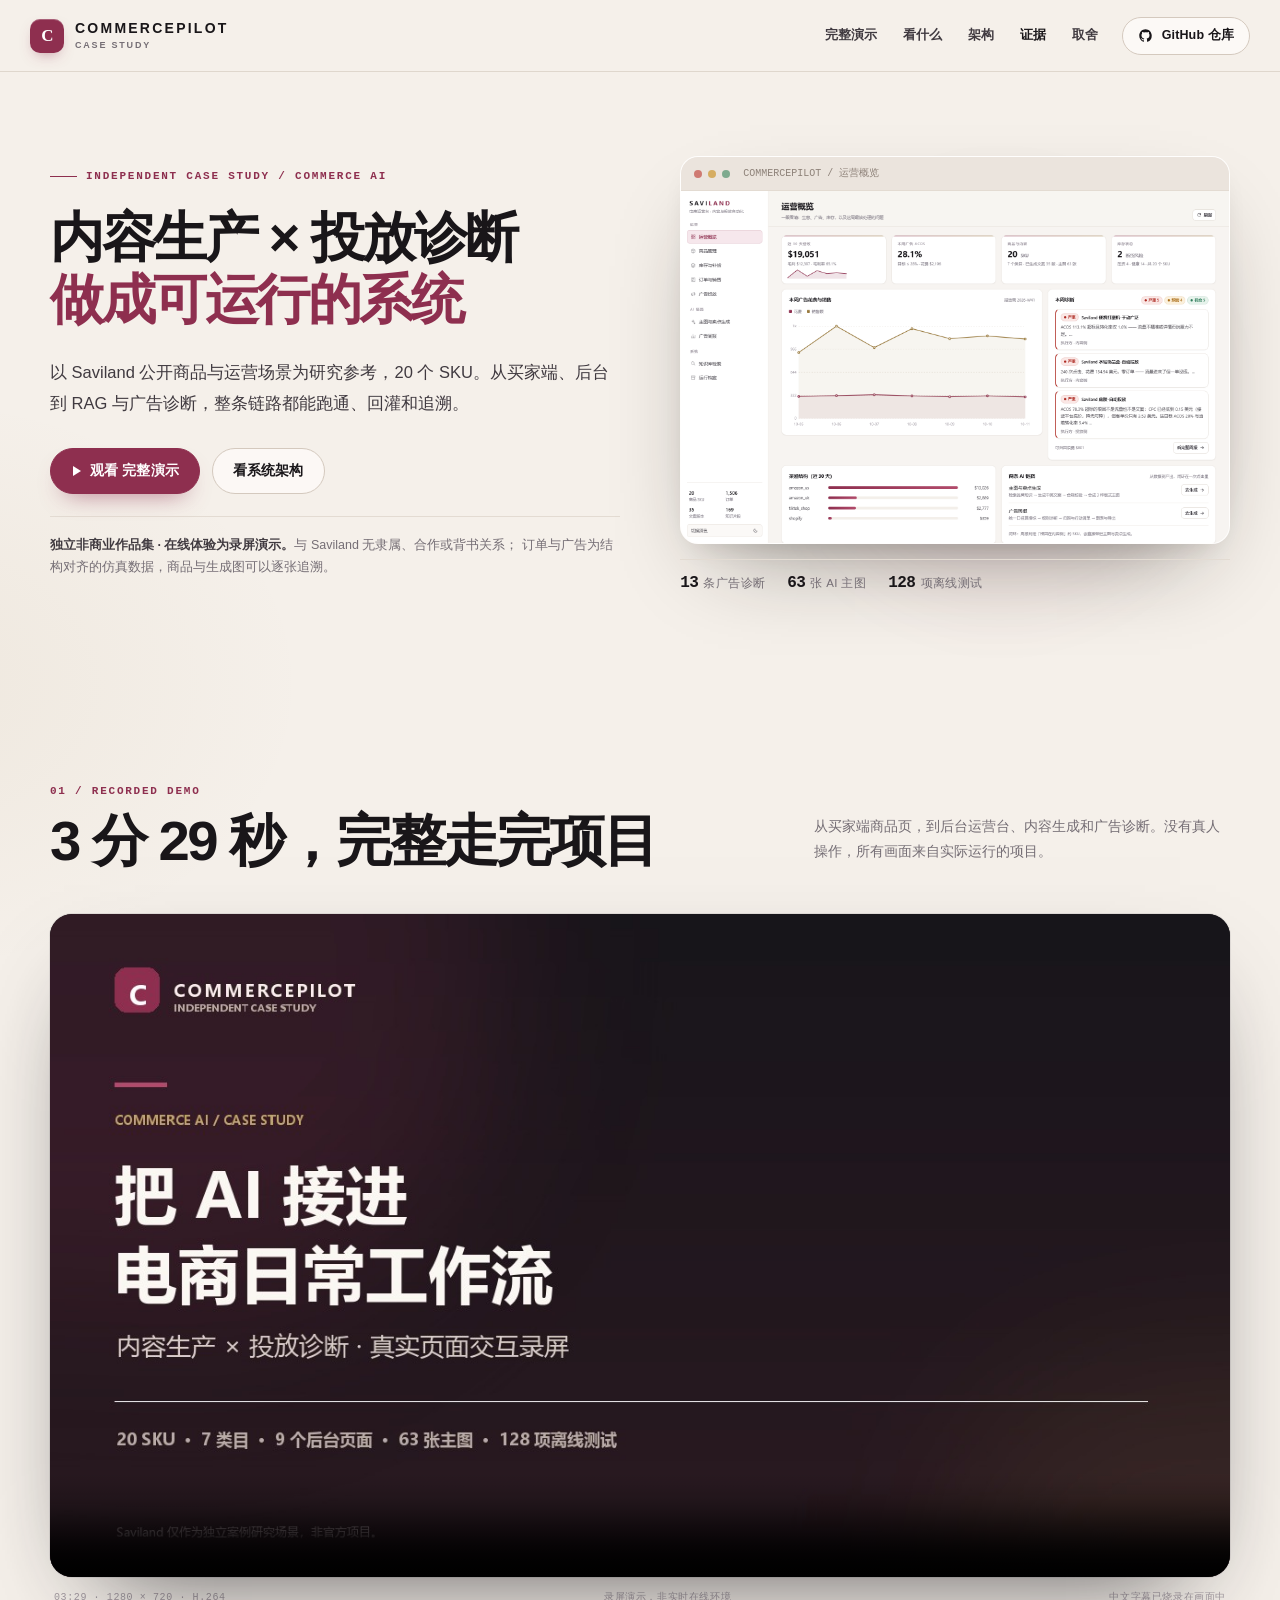
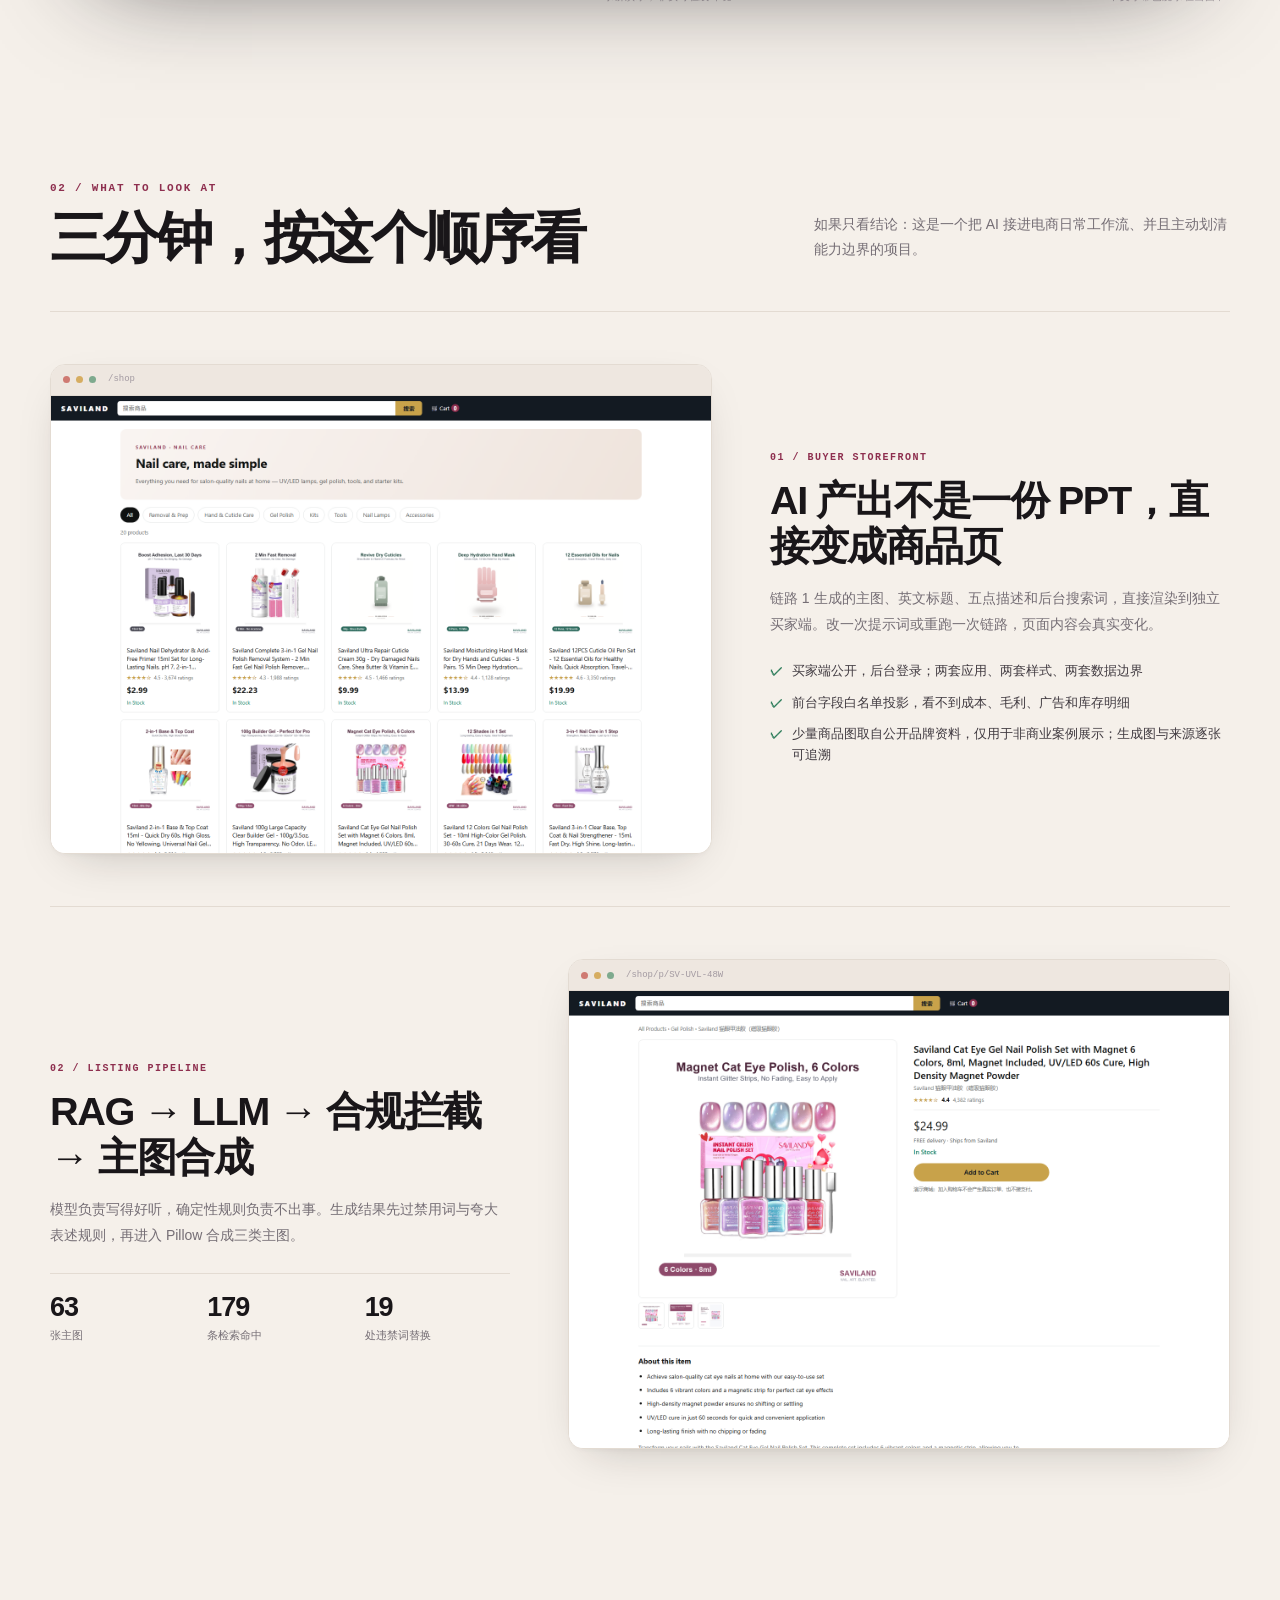
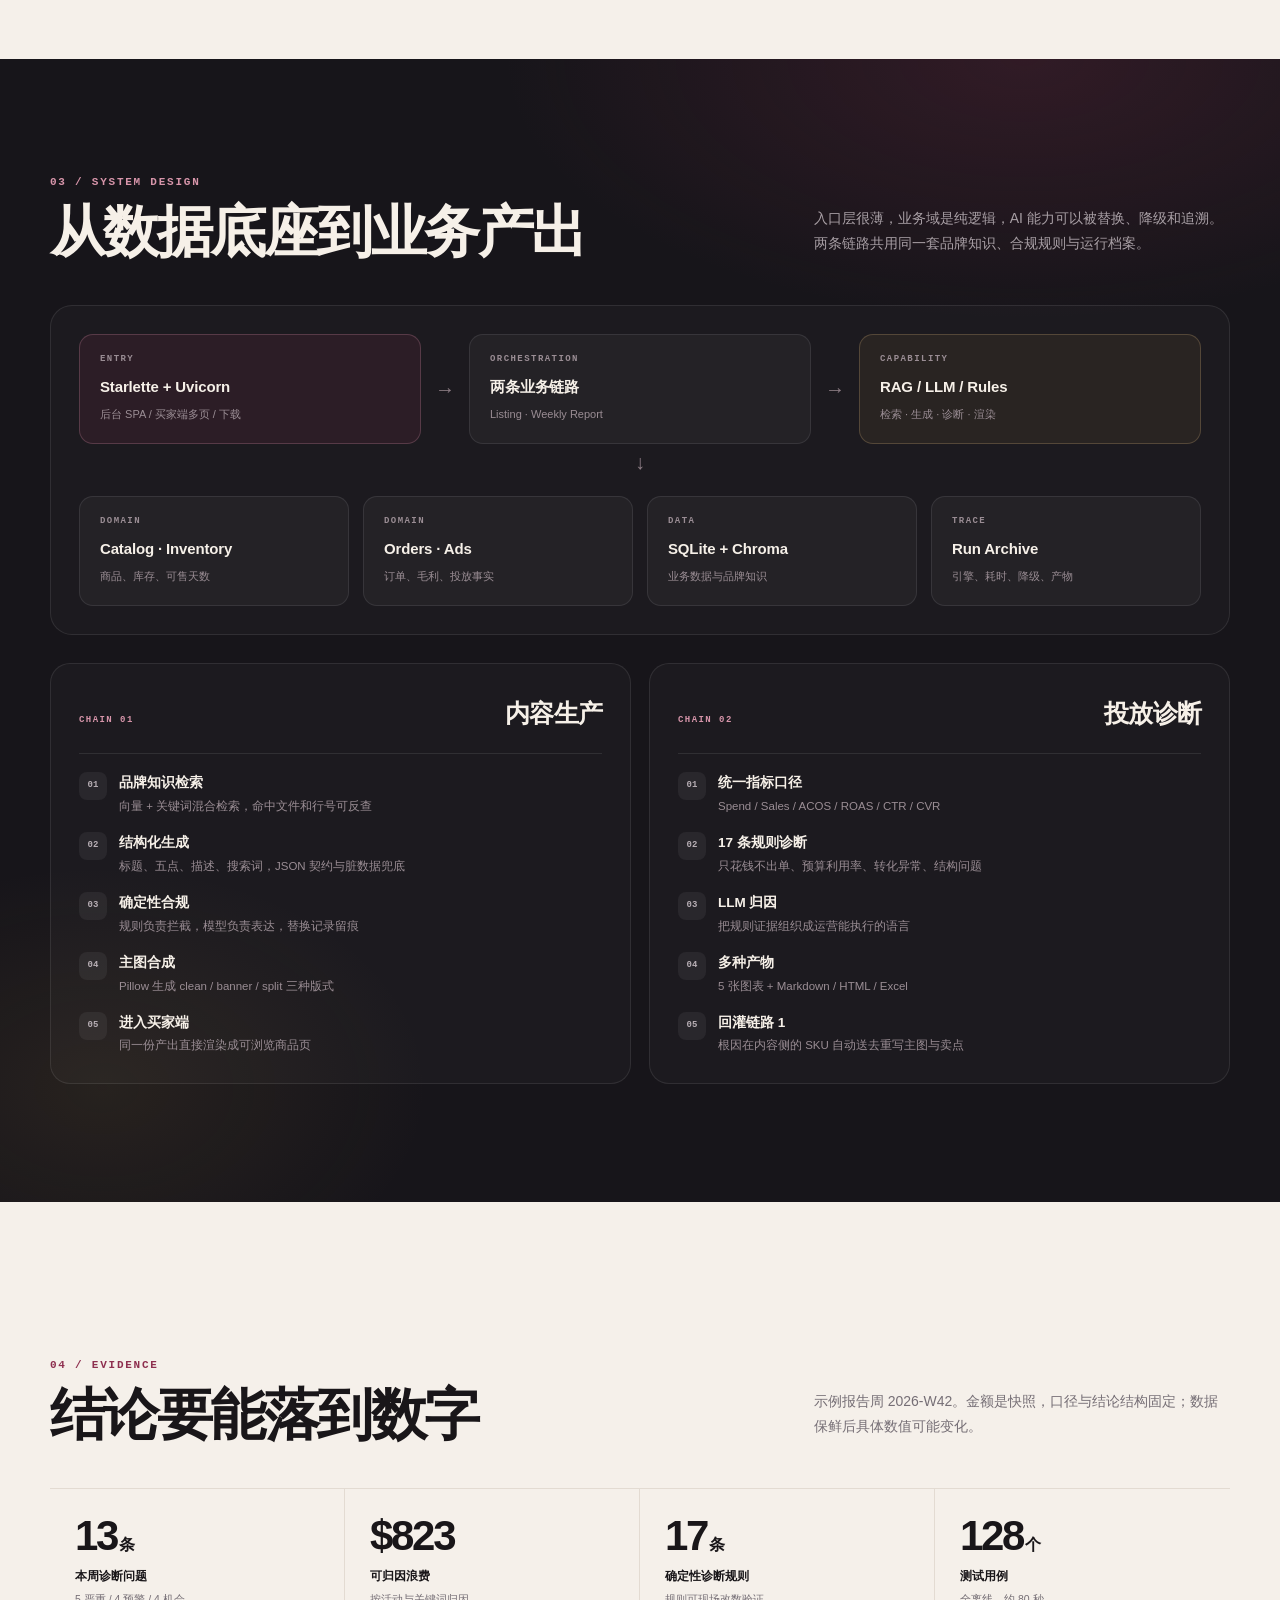
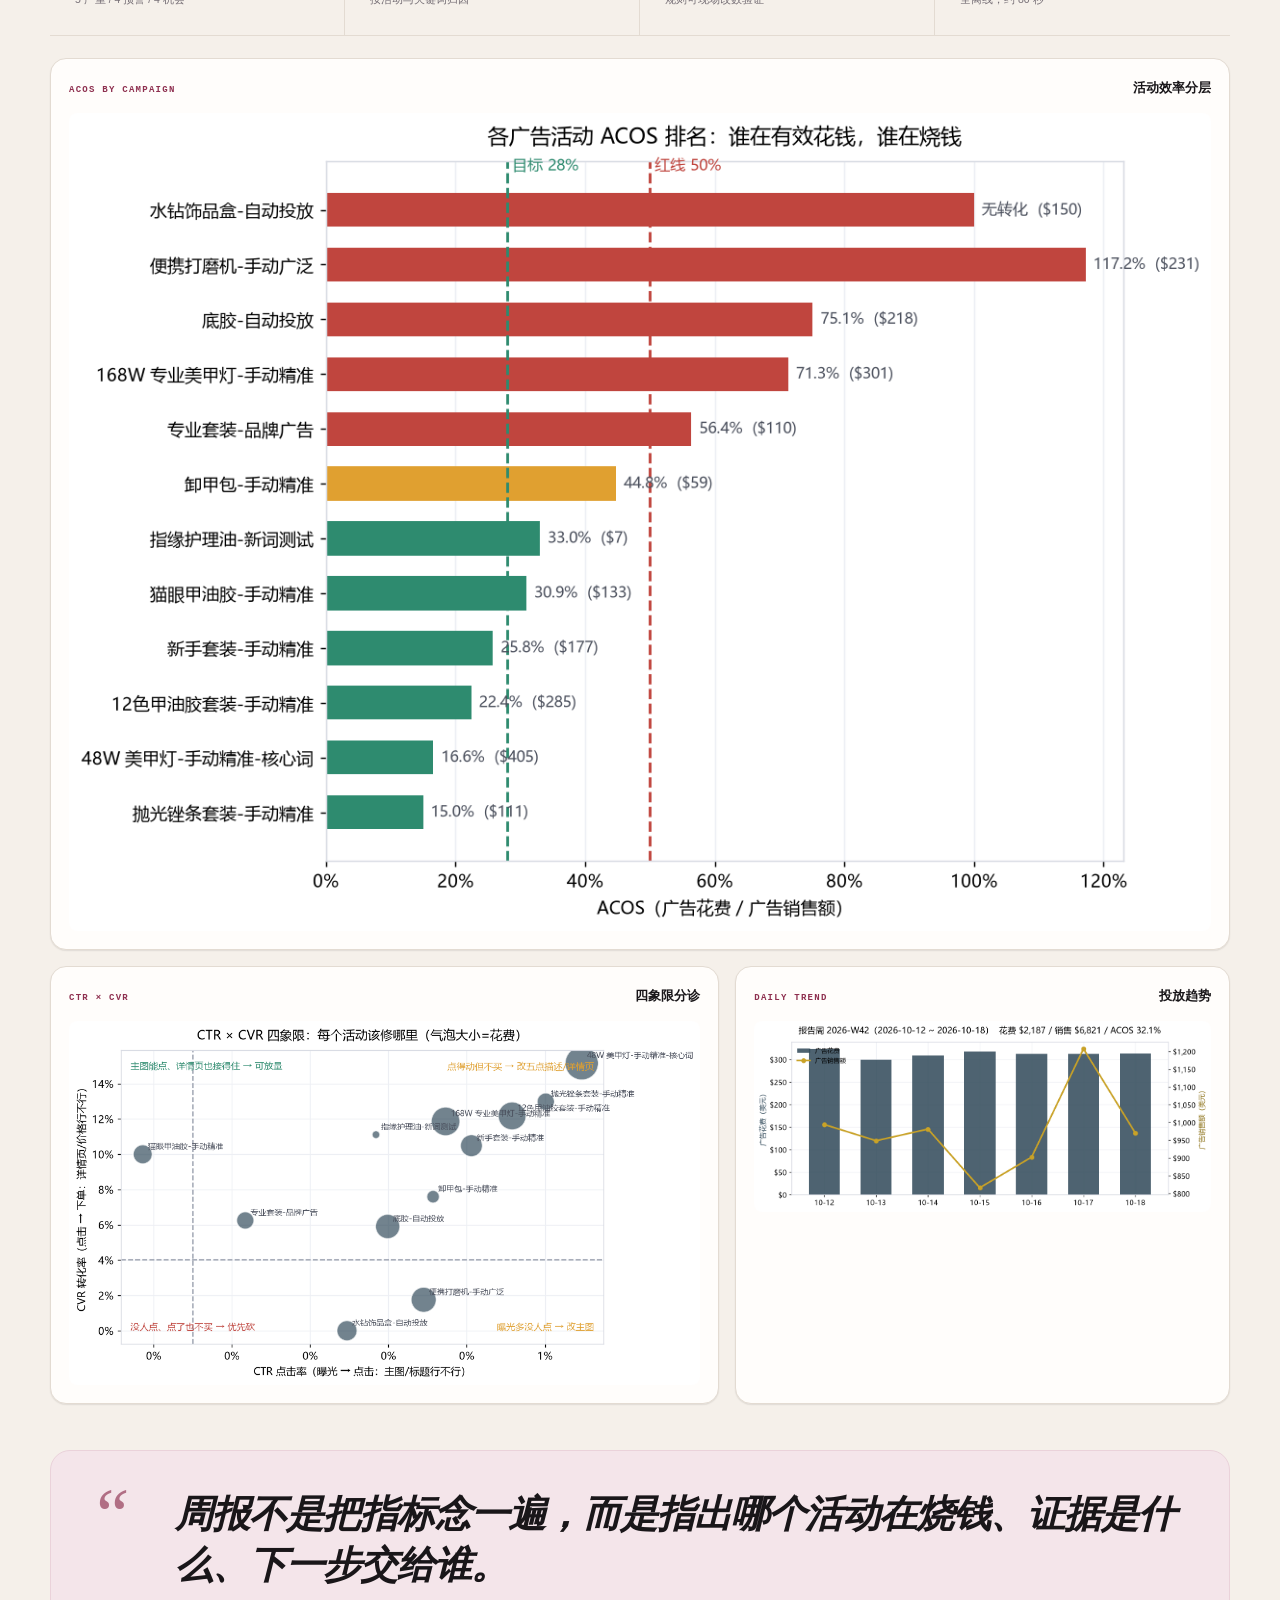
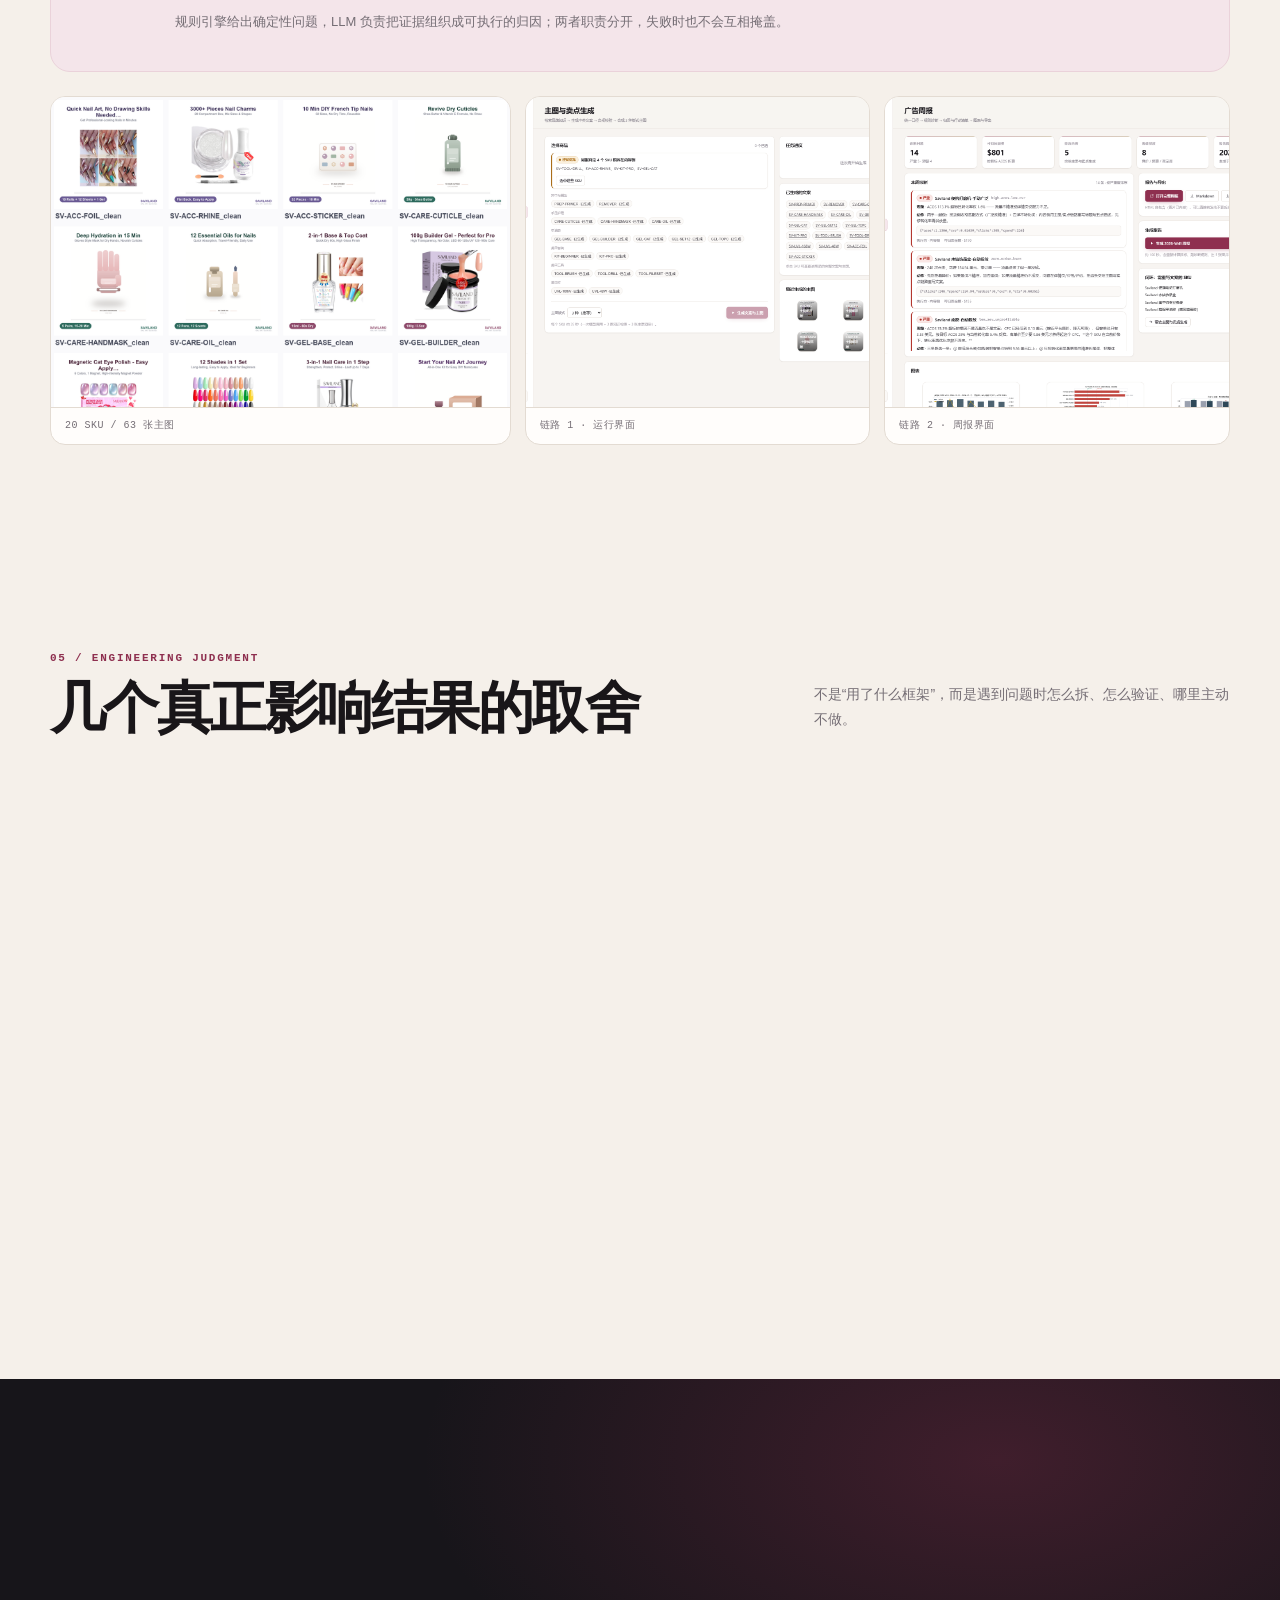
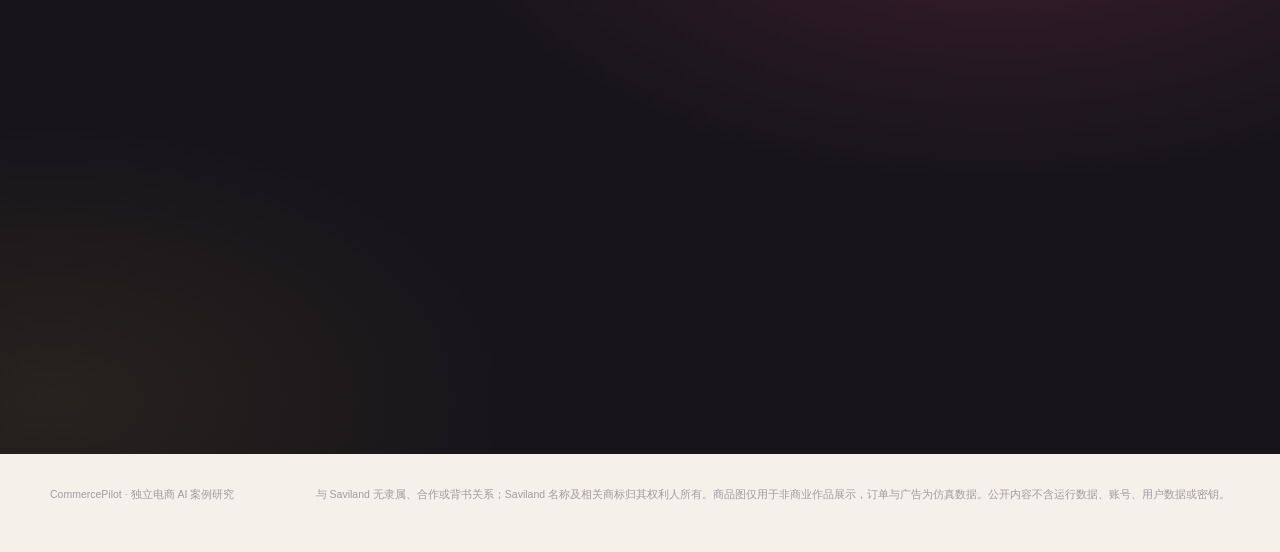
<file: index.html>
<!DOCTYPE html>
<html lang="zh-CN">
<head>
<meta charset="utf-8">
<meta name="viewport" content="width=device-width, initial-scale=1">
<title>CommercePilot · 电商 AI 案例研究</title>
<meta name="description" content="CommercePilot：独立电商 AI 案例研究。以 Saviland 公开商品与运营场景为参考，展示内容生产、广告诊断与可追溯的业务闭环。">
<meta name="theme-color" content="#17151a">
<meta property="og:title" content="CommercePilot · 电商 AI 案例研究">
<meta property="og:description" content="独立非商业作品集：内容生产 × 投放诊断，展示两条可追溯的电商 AI 工作流。">
<meta property="og:image" content="images/ui_overview.png">
<link rel="icon" href="data:image/svg+xml,<svg xmlns='http://www.w3.org/2000/svg' viewBox='0 0 100 100'><rect width='100' height='100' rx='22' fill='%238E2F4F'/><text x='50' y='68' font-size='56' font-family='Segoe UI,sans-serif' font-weight='700' fill='%23fff' text-anchor='middle'>C</text></svg>">
<link rel="stylesheet" href="showcase.css">
</head>
<body>
<a class="skip-link" href="#main">跳到主要内容</a>

<header class="site-header">
  <a class="brand" href="#top" aria-label="回到顶部">
    <span class="brand-mark">C</span>
    <span class="brand-text">COMMERCEPILOT <small>CASE STUDY</small></span>
  </a>
  <nav class="site-nav" aria-label="页面导航">
    <a href="#demo">完整演示</a>
    <a href="#walkthrough">看什么</a>
    <a href="#architecture">架构</a>
    <a href="#evidence">证据</a>
    <a href="#engineering">取舍</a>
  </nav>
  <a class="btn btn-small btn-ghost" data-github href="#" aria-disabled="true" aria-label="打开作品集仓库">
    <svg viewBox="0 0 24 24" aria-hidden="true"><path d="M12 2C6.48 2 2 6.58 2 12.23c0 4.52 2.87 8.35 6.84 9.71.5.1.68-.22.68-.49 0-.24-.01-1.04-.01-1.89-2.78.62-3.37-1.21-3.37-1.21-.45-1.18-1.11-1.5-1.11-1.5-.91-.64.07-.62.07-.62 1 .07 1.53 1.05 1.53 1.05.89 1.56 2.34 1.11 2.91.85.09-.66.35-1.11.63-1.36-2.22-.26-4.56-1.14-4.56-5.07 0-1.12.39-2.03 1.03-2.75-.1-.26-.45-1.3.1-2.71 0 0 .84-.28 2.75 1.05a9.3 9.3 0 0 1 2.5-.34c.85 0 1.71.12 2.5.34 1.91-1.33 2.75-1.05 2.75-1.05.55 1.41.2 2.45.1 2.71.64.72 1.03 1.63 1.03 2.75 0 3.94-2.34 4.81-4.57 5.06.36.32.68.94.68 1.9 0 1.37-.01 2.47-.01 2.81 0 .27.18.59.69.49A10.25 10.25 0 0 0 22 12.23C22 6.58 17.52 2 12 2Z"/></svg>
    GitHub 仓库
  </a>
</header>

<main id="main">
<section class="hero" id="top">
  <div class="hero-glow" aria-hidden="true"></div>
  <div class="hero-copy reveal">
    <div class="eyebrow"><span></span> INDEPENDENT CASE STUDY / COMMERCE AI</div>
    <h1>内容生产 × 投放诊断<br><span>做成可运行的系统</span></h1>
    <p class="hero-lede">
      以 Saviland 公开商品与运营场景为研究参考，20 个 SKU。从买家端、后台到 RAG
      与广告诊断，整条链路都能跑通、回灌和追溯。
    </p>
    <div class="hero-actions">
      <a class="btn btn-primary" href="#demo">
        <span class="play-dot"></span> 观看 完整演示
      </a>
      <a class="btn" href="#architecture">看系统架构</a>
    </div>
    <p class="hero-note">
      <strong>独立非商业作品集 · 在线体验为录屏演示。</strong>与 Saviland 无隶属、合作或背书关系；
      订单与广告为结构对齐的仿真数据，商品与生成图可以逐张追溯。
    </p>
  </div>

  <div class="hero-visual reveal" aria-label="运营概览界面截图">
    <div class="window-frame window-main">
      <div class="window-bar"><i></i><i></i><i></i><span>COMMERCEPILOT / 运营概览</span></div>
      <img src="images/ui_overview.png" alt="CommercePilot 案例中的电商运营概览界面">
    </div>
    <div class="hero-caption">
      <span><b>13</b> 条广告诊断</span>
      <span><b>63</b> 张 AI 主图</span>
      <span><b>128</b> 项离线测试</span>
    </div>
  </div>
</section>
<section class="section video-section" id="demo">
  <div class="section-head reveal">
    <div>
      <div class="section-kicker">01 / RECORDED DEMO</div>
      <h2>3 分 29 秒，完整走完项目</h2>
    </div>
    <p>从买家端商品页，到后台运营台、内容生成和广告诊断。没有真人操作，所有画面来自实际运行的项目。</p>
  </div>
  <div class="video-shell reveal">
    <video controls preload="metadata" poster="media/demo-poster.jpg" playsinline>
      <source src="media/demo.mp4" type="video/mp4">
      你的浏览器不支持 HTML5 视频。
    </video>
  </div>
  <div class="video-foot reveal">
    <span>03:29 · 1280 × 720 · H.264</span>
    <span>录屏演示，非实时在线环境</span>
    <span>中文字幕已烧录在画面中</span>
  </div>
</section>

<section class="section walkthrough" id="walkthrough">
  <div class="section-head reveal">
    <div>
      <div class="section-kicker">02 / WHAT TO LOOK AT</div>
      <h2>三分钟，按这个顺序看</h2>
    </div>
    <p>如果只看结论：这是一个把 AI 接进电商日常工作流、并且主动划清能力边界的项目。</p>
  </div>

  <article class="case-card reveal">
    <div class="case-media">
      <div class="browser-shell"><div class="browser-top"><i></i><i></i><i></i><span>/shop</span></div>
        <img src="images/shop_home.png" alt="CommercePilot 案例中的买家端商城首页"></div>
    </div>
    <div class="case-copy">
      <div class="case-index">01 / BUYER STOREFRONT</div>
      <h3>AI 产出不是一份 PPT，直接变成商品页</h3>
      <p>链路 1 生成的主图、英文标题、五点描述和后台搜索词，直接渲染到独立买家端。改一次提示词或重跑一次链路，页面内容会真实变化。</p>
      <ul class="check-list">
        <li>买家端公开，后台登录；两套应用、两套样式、两套数据边界</li>
        <li>前台字段白名单投影，看不到成本、毛利、广告和库存明细</li>
        <li>少量商品图取自公开品牌资料，仅用于非商业案例展示；生成图与来源逐张可追溯</li>
      </ul>
    </div>
  </article>

  <article class="case-card reverse reveal">
    <div class="case-media">
      <div class="browser-shell"><div class="browser-top"><i></i><i></i><i></i><span>/shop/p/SV-UVL-48W</span></div>
        <img src="images/shop_detail.png" alt="AI 生成的商品详情页"></div>
    </div>
    <div class="case-copy">
      <div class="case-index">02 / LISTING PIPELINE</div>
      <h3>RAG → LLM → 合规拦截 → 主图合成</h3>
      <p>模型负责写得好听，确定性规则负责不出事。生成结果先过禁用词与夸大表述规则，再进入 Pillow 合成三类主图。</p>
      <div class="mini-metric-row">
        <div><strong>63</strong><span>张主图</span></div>
        <div><strong>179</strong><span>条检索命中</span></div>
        <div><strong>19</strong><span>处违禁词替换</span></div>
      </div>
    </div>
  </article>
</section>
<section class="section dark architecture" id="architecture">
  <div class="section-head reveal">
    <div>
      <div class="section-kicker">03 / SYSTEM DESIGN</div>
      <h2>从数据底座到业务产出</h2>
    </div>
    <p>入口层很薄，业务域是纯逻辑，AI 能力可以被替换、降级和追溯。两条链路共用同一套品牌知识、合规规则与运行档案。</p>
  </div>

  <div class="arch-board reveal">
    <div class="arch-row arch-row-top">
      <div class="arch-node node-entry"><small>ENTRY</small><b>Starlette + Uvicorn</b><span>后台 SPA / 买家端多页 / 下载</span></div>
      <div class="arch-arrow" aria-hidden="true">→</div>
      <div class="arch-node node-pipe"><small>ORCHESTRATION</small><b>两条业务链路</b><span>Listing · Weekly Report</span></div>
      <div class="arch-arrow" aria-hidden="true">→</div>
      <div class="arch-node node-ai"><small>CAPABILITY</small><b>RAG / LLM / Rules</b><span>检索 · 生成 · 诊断 · 渲染</span></div>
    </div>
    <div class="arch-down" aria-hidden="true">↓</div>
    <div class="arch-row arch-row-bottom">
      <div class="arch-node"><small>DOMAIN</small><b>Catalog · Inventory</b><span>商品、库存、可售天数</span></div>
      <div class="arch-node"><small>DOMAIN</small><b>Orders · Ads</b><span>订单、毛利、投放事实</span></div>
      <div class="arch-node"><small>DATA</small><b>SQLite + Chroma</b><span>业务数据与品牌知识</span></div>
      <div class="arch-node"><small>TRACE</small><b>Run Archive</b><span>引擎、耗时、降级、产物</span></div>
    </div>
  </div>

  <div class="flow-grid">
    <article class="flow-card reveal">
      <div class="flow-head"><span>CHAIN 01</span><h3>内容生产</h3></div>
      <ol class="flow-steps">
        <li><i>01</i><div><b>品牌知识检索</b><span>向量 + 关键词混合检索，命中文件和行号可反查</span></div></li>
        <li><i>02</i><div><b>结构化生成</b><span>标题、五点、描述、搜索词，JSON 契约与脏数据兜底</span></div></li>
        <li><i>03</i><div><b>确定性合规</b><span>规则负责拦截，模型负责表达，替换记录留痕</span></div></li>
        <li><i>04</i><div><b>主图合成</b><span>Pillow 生成 clean / banner / split 三种版式</span></div></li>
        <li><i>05</i><div><b>进入买家端</b><span>同一份产出直接渲染成可浏览商品页</span></div></li>
      </ol>
    </article>
    <article class="flow-card reveal">
      <div class="flow-head"><span>CHAIN 02</span><h3>投放诊断</h3></div>
      <ol class="flow-steps">
        <li><i>01</i><div><b>统一指标口径</b><span>Spend / Sales / ACOS / ROAS / CTR / CVR</span></div></li>
        <li><i>02</i><div><b>17 条规则诊断</b><span>只花钱不出单、预算利用率、转化异常、结构问题</span></div></li>
        <li><i>03</i><div><b>LLM 归因</b><span>把规则证据组织成运营能执行的语言</span></div></li>
        <li><i>04</i><div><b>多种产物</b><span>5 张图表 + Markdown / HTML / Excel</span></div></li>
        <li><i>05</i><div><b>回灌链路 1</b><span>根因在内容侧的 SKU 自动送去重写主图与卖点</span></div></li>
      </ol>
    </article>
  </div>
</section>
<section class="section evidence" id="evidence">
  <div class="section-head reveal">
    <div>
      <div class="section-kicker">04 / EVIDENCE</div>
      <h2>结论要能落到数字</h2>
    </div>
    <p>示例报告周 2026-W42。金额是快照，口径与结论结构固定；数据保鲜后具体数值可能变化。</p>
  </div>

  <div class="metric-strip reveal">
    <div><strong>13<small>条</small></strong><span>本周诊断问题</span><em>5 严重 / 4 预警 / 4 机会</em></div>
    <div><strong>$823</strong><span>可归因浪费</span><em>按活动与关键词归因</em></div>
    <div><strong>17<small>条</small></strong><span>确定性诊断规则</span><em>规则可现场改数验证</em></div>
    <div><strong>128<small>个</small></strong><span>测试用例</span><em>全离线，约 80 秒</em></div>
  </div>

  <div class="chart-grid">
    <figure class="chart-card wide reveal">
      <div class="chart-head"><span>ACOS BY CAMPAIGN</span><b>活动效率分层</b></div>
      <img src="images/weekly_acos_by_campaign.png" alt="各广告活动 ACOS 对比图" loading="lazy">
    </figure>
    <figure class="chart-card reveal">
      <div class="chart-head"><span>CTR × CVR</span><b>四象限分诊</b></div>
      <img src="images/weekly_ctr_cvr_quadrant.png" alt="CTR 与 CVR 四象限图" loading="lazy">
    </figure>
    <figure class="chart-card reveal">
      <div class="chart-head"><span>DAILY TREND</span><b>投放趋势</b></div>
      <img src="images/weekly_daily_trend.png" alt="广告每日趋势图" loading="lazy">
    </figure>
  </div>

  <div class="quote-panel reveal">
    <div class="quote-mark">“</div>
    <blockquote>周报不是把指标念一遍，而是指出哪个活动在烧钱、证据是什么、下一步交给谁。</blockquote>
    <p>规则引擎给出确定性问题，LLM 负责把证据组织成可执行的归因；两者职责分开，失败时也不会互相掩盖。</p>
  </div>

  <div class="gallery-strip reveal">
    <figure><img src="images/hero_contact_sheet.png" alt="批量生成的主图总览" loading="lazy"><figcaption>20 SKU / 63 张主图</figcaption></figure>
    <figure><img src="images/ui_listing.png" alt="主图与卖点生成页面" loading="lazy"><figcaption>链路 1 · 运行界面</figcaption></figure>
    <figure><img src="images/ui_weekly.png" alt="广告周报页面" loading="lazy"><figcaption>链路 2 · 周报界面</figcaption></figure>
  </div>
</section>

<section class="section engineering" id="engineering">
  <div class="section-head reveal">
    <div>
      <div class="section-kicker">05 / ENGINEERING JUDGMENT</div>
      <h2>几个真正影响结果的取舍</h2>
    </div>
    <p>不是“用了什么框架”，而是遇到问题时怎么拆、怎么验证、哪里主动不做。</p>
  </div>
  <div class="decision-grid">
    <article class="decision reveal">
      <span class="decision-no">01</span>
      <h3>规则兜底，模型负责表达</h3>
      <p>模型的优化目标和合规要求天然冲突。标题要更有说服力，就可能写出 <code>#1</code>、<code>guaranteed</code> 这类高风险词。所以让规则做确定性拦截，并用“该拦的必拦 / 不该误杀的不能误杀”双向测试钉住。</p>
    </article>
    <article class="decision reveal">
      <span class="decision-no">02</span>
      <h3>前台和后台是两套应用</h3>
      <p>“前台不放后台链接”不是安全边界。这里用独立模块、独立样式、字段白名单投影和导入树测试，保证买家端拿不到成本、毛利、广告与库存明细。</p>
    </article>
    <article class="decision reveal">
      <span class="decision-no">03</span>
      <h3>降级必须留痕，不能假装成功</h3>
      <p>没有 API Key 时链路会降级为确定性生成器，产物结构仍然完整，但运行档案会明确标记 <code>degraded</code>。失败、中断、僵尸任务都有记录和清理。</p>
    </article>
    <article class="decision reveal">
      <span class="decision-no">04</span>
      <h3>主动交代数据边界</h3>
      <p>商品与环境来自真实调研；订单与广告数据是结构对齐的仿真数据。规则逻辑可以用 <code>run.py whatif</code> 现场改数验证，但不会把示例金额包装成真实经营结果。</p>
    </article>
  </div>
</section>

<section class="closing" id="source">
  <div class="closing-inner reveal">
    <div class="section-kicker">READY FOR REVIEW</div>
    <h2>能跑、能看、也能追问实现细节。</h2>
    <p>推荐路径：先看完录屏，再查看公开仓库中的源码、测试与架构说明。运行数据、商品素材原文件、账号与密钥不公开；如需验证实现细节，可另行安排演示。</p>
    <div class="closing-actions">
      <a class="btn btn-primary" href="#demo"><span class="play-dot"></span> 再看一遍演示</a>
      <a class="btn btn-ghost" data-github href="#" aria-disabled="true">查看源码与测试</a>
      <a class="btn btn-ghost" href="images/sample_weekly_report.html" target="_blank" rel="noopener">打开示例周报</a>
    </div>
    <div class="closing-meta">
      <span>CommercePilot Case Study</span><span>Starlette · SQLite · Chroma · Pillow</span><span>2026</span>
    </div>
  </div>
</section>
</main>

<footer class="site-footer">
  <p>CommercePilot · 独立电商 AI 案例研究</p>
  <p>与 Saviland 无隶属、合作或背书关系；Saviland 名称及相关商标归其权利人所有。商品图仅用于非商业作品展示，订单与广告为仿真数据。公开内容不含运行数据、账号、用户数据或密钥。</p>
</footer>

<div class="lightbox" id="lightbox" aria-hidden="true">
  <button class="lightbox-close" type="button" aria-label="关闭大图">×</button>
  <img alt="">
</div>

<script src="showcase.js"></script>
</body>
</html>
</file>
<file: showcase.css>
:root {
  --paper: #f5f0ea;
  --paper-2: #fbf8f4;
  --surface: #fffdfb;
  --ink: #191619;
  --ink-2: #403a40;
  --muted: #756e75;
  --faint: #a39aa1;
  --line: #e3dbd2;
  --line-2: #d4c9be;
  --brand: #8e2f4f;
  --brand-2: #b24b6b;
  --brand-soft: #f4e5ea;
  --gold: #9a7b3f;
  --gold-soft: #f4eddf;
  --good: #2e7d5b;
  --dark: #17151a;
  --dark-2: #211d23;
  --cream: #f6f0e8;
  --shadow-1: 0 1px 2px rgba(28, 22, 18, .05), 0 1px 1px rgba(28, 22, 18, .04);
  --shadow-2: 0 16px 46px -22px rgba(28, 22, 18, .28), 0 3px 9px -4px rgba(28, 22, 18, .08);
  --shadow-3: 0 40px 90px -38px rgba(28, 22, 18, .48), 0 12px 30px -16px rgba(28, 22, 18, .18);
  --radius: 18px;
  --sans: "Segoe UI", -apple-system, BlinkMacSystemFont, "PingFang SC", "Microsoft YaHei", "Hiragino Sans GB", sans-serif;
  --serif: "Iowan Old Style", "Palatino Linotype", "Songti SC", "STSong", "SimSun", serif;
  --mono: "Cascadia Mono", "SFMono-Regular", Consolas, "Liberation Mono", monospace;
  --max: 1240px;
}
* { box-sizing: border-box; }
html { scroll-behavior: smooth; }
body {
  margin: 0; color: var(--ink);
  background:
    radial-gradient(900px 520px at 88% -8%, rgba(142, 47, 79, .10), transparent 62%),
    radial-gradient(700px 500px at -8% 8%, rgba(154, 123, 63, .07), transparent 58%),
    var(--paper);
  font: 16px/1.7 var(--sans);
  -webkit-font-smoothing: antialiased;
  text-rendering: optimizeLegibility;
}
img { display: block; max-width: 100%; }
a { color: inherit; }
button, input { font: inherit; }
::selection { background: var(--brand); color: #fff; }
.skip-link { position: fixed; top: -60px; left: 20px; z-index: 100; padding: 10px 16px; background: var(--ink); color: #fff; border-radius: 8px; }
.skip-link:focus { top: 14px; }
.site-header {
  position: sticky; top: 0; z-index: 50; height: 72px; padding: 0 30px;
  display: flex; align-items: center; justify-content: space-between; gap: 24px;
  background: rgba(245, 240, 234, .86); border-bottom: 1px solid rgba(212, 201, 190, .66);
  backdrop-filter: blur(16px) saturate(1.2);
}
.brand { display: flex; align-items: center; gap: 11px; text-decoration: none; flex-shrink: 0; }
.brand-mark {
  width: 34px; height: 34px; display: grid; place-items: center;
  border-radius: 10px; background: var(--brand); color: #fff;
  font: 700 17px/1 var(--serif); letter-spacing: -.04em;
  box-shadow: inset 0 1px 0 rgba(255,255,255,.24), 0 6px 16px -8px rgba(142,47,79,.8);
}
.brand-text { font: 700 14px/1 var(--sans); letter-spacing: .16em; }
.brand-text small { display: block; margin-top: 6px; color: var(--muted); font-size: 9px; letter-spacing: .2em; font-weight: 600; }
.site-nav { display: flex; align-items: center; gap: 26px; margin-left: auto; }
.site-nav a {
  color: var(--ink-2); text-decoration: none; font-size: 13px; font-weight: 600;
  padding: 6px 0; border-bottom: 1px solid transparent; transition: color .2s, border-color .2s;
}
.site-nav a:hover { color: var(--brand); border-bottom-color: var(--brand); }
.btn {
  display: inline-flex; align-items: center; justify-content: center; gap: 9px;
  min-height: 46px; padding: 0 20px; border: 1px solid var(--line-2); border-radius: 999px;
  background: rgba(255,253,251,.7); color: var(--ink); text-decoration: none;
  font-size: 14px; font-weight: 650; letter-spacing: .01em; white-space: nowrap;
  transition: transform .2s, box-shadow .2s, background .2s, border-color .2s; cursor: pointer;
}
.btn:hover { transform: translateY(-1px); border-color: var(--ink-2); box-shadow: var(--shadow-1); }
.btn-primary { border-color: var(--brand); background: var(--brand); color: #fff; box-shadow: 0 12px 24px -14px rgba(142,47,79,.75); }
.btn-primary:hover { background: #7c2845; border-color: #7c2845; }
.btn-small { min-height: 38px; padding: 0 15px; font-size: 12.5px; }
.btn-ghost svg { width: 15px; height: 15px; fill: currentColor; }
.btn[aria-disabled="true"] { opacity: .55; cursor: default; }
.play-dot { width: 0; height: 0; border-top: 5px solid transparent; border-bottom: 5px solid transparent; border-left: 8px solid currentColor; margin-left: 2px; }
.hero {
  position: relative; max-width: var(--max); margin: 0 auto; padding: 84px 30px 96px;
  display: grid; grid-template-columns: minmax(0, 1.02fr) minmax(400px, .98fr);
  align-items: center; gap: 58px;
}
.hero-glow {
  position: absolute; width: 520px; height: 520px; right: 0; top: 70px;
  background: radial-gradient(circle, rgba(142,47,79,.14), transparent 68%);
  filter: blur(16px); pointer-events: none;
}
.eyebrow, .section-kicker {
  display: flex; align-items: center; gap: 9px;
  color: var(--brand); font: 650 11px/1 var(--mono); letter-spacing: .16em;
}
.eyebrow span { width: 27px; height: 1px; background: var(--brand); }
.hero h1 {
  margin: 24px 0 0; max-width: 700px; font-size: clamp(40px, 4.3vw, 54px); line-height: 1.16;
  letter-spacing: -.045em; font-weight: 740;
}
.hero h1 span { color: var(--brand); }
.hero-lede { max-width: 570px; margin: 26px 0 0; color: var(--ink-2); font-size: 16.5px; line-height: 1.85; }
.hero-actions { display: flex; flex-wrap: wrap; gap: 12px; margin-top: 30px; }
.hero-note { max-width: 570px; margin: 22px 0 0; padding-top: 18px; border-top: 1px solid var(--line); color: var(--muted); font-size: 12.5px; line-height: 1.75; }
.hero-note strong { color: var(--ink-2); }
.hero-visual { position: relative; display: flex; flex-direction: column; }
.window-frame { overflow: hidden; border-radius: 18px; border: 1px solid rgba(255,255,255,.55); background: var(--surface); box-shadow: var(--shadow-3); }
.window-main { transform: none; }
.window-bar { height: 34px; padding: 0 13px; display: flex; align-items: center; gap: 6px; background: #ebe4dd; border-bottom: 1px solid var(--line); }
.window-bar i { width: 8px; height: 8px; border-radius: 50%; background: #c9b9ab; }
.window-bar i:nth-child(1) { background: #cf7a72; }
.window-bar i:nth-child(2) { background: #d6ad61; }
.window-bar i:nth-child(3) { background: #7eaa8e; }
.window-bar span { margin-left: 7px; color: #8d8178; font: 10px/1 var(--mono); }
.window-main img { width: 100%; aspect-ratio: 1680/1080; object-fit: cover; }
.hero-caption { display: flex; flex-wrap: wrap; gap: 10px 22px; margin-top: 15px; padding-top: 14px; border-top: 1px solid var(--line); color: var(--muted); font-size: 11.5px; letter-spacing: .03em; }
.hero-caption span { display: inline-flex; align-items: baseline; gap: 5px; }
.hero-caption b { color: var(--ink); font: 700 16px/1 var(--mono); letter-spacing: -.03em; }
.section { max-width: var(--max); margin: 0 auto; padding: 118px 30px; }
.section-head { display: grid; grid-template-columns: 1.25fr .75fr; gap: 70px; align-items: end; margin-bottom: 42px; }
.section-head h2 { margin: 13px 0 0; font-size: clamp(34px, 4.4vw, 58px); line-height: 1.1; letter-spacing: -.045em; font-weight: 730; }
.section-head > p { margin: 0 0 7px; color: var(--muted); font-size: 14px; line-height: 1.8; max-width: 430px; justify-self: end; }
.video-section { padding-top: 96px; }
.video-shell {
  position: relative; overflow: hidden; border-radius: 22px; background: #0e0d0f;
  box-shadow: 0 42px 100px -50px rgba(23,21,26,.8), 0 0 0 1px rgba(23,21,26,.08);
}
.video-shell::before { content: ""; display: block; padding-top: 56.25%; }
.video-shell video { position: absolute; inset: 0; width: 100%; height: 100%; object-fit: cover; background: #0e0d0f; }
.video-foot { display: flex; justify-content: space-between; gap: 20px; padding: 14px 4px 0; color: var(--faint); font: 10px/1.4 var(--mono); letter-spacing: .06em; text-transform: uppercase; }
.walkthrough { padding-top: 60px; }
.case-card {
  display: grid; grid-template-columns: minmax(0, 1.18fr) minmax(320px, .82fr);
  gap: 58px; align-items: center; padding: 52px 0; border-top: 1px solid var(--line);
}
.case-card.reverse { grid-template-columns: minmax(320px, .82fr) minmax(0, 1.18fr); }
.case-card.reverse .case-media { order: 2; }
.case-card.reverse .case-copy { order: 1; }
.case-media { position: relative; }
.browser-shell { overflow: hidden; border: 1px solid var(--line); border-radius: 15px; background: var(--surface); box-shadow: var(--shadow-2); transform: translateZ(0); }
.browser-top { height: 31px; display: flex; align-items: center; gap: 6px; padding: 0 12px; background: #eee7e0; border-bottom: 1px solid var(--line); }
.browser-top i { width: 7px; height: 7px; border-radius: 50%; background: #c8b8aa; }
.browser-top i:nth-child(1) { background: #cf7a72; }
.browser-top i:nth-child(2) { background: #d6ad61; }
.browser-top i:nth-child(3) { background: #7eaa8e; }
.browser-top span { margin-left: 6px; color: var(--faint); font: 9px/1 var(--mono); }
.browser-shell img { width: 100%; aspect-ratio: 1560/1080; object-fit: cover; object-position: top; }
.case-index { color: var(--brand); font: 650 10px/1 var(--mono); letter-spacing: .15em; }
.case-copy h3 { margin: 14px 0 16px; font-size: clamp(26px, 3.1vw, 40px); line-height: 1.18; letter-spacing: -.035em; }
.case-copy > p { color: var(--muted); font-size: 14px; line-height: 1.85; }
.check-list { margin: 22px 0 0; padding: 0; list-style: none; display: grid; gap: 10px; }
.check-list li { position: relative; padding-left: 22px; color: var(--ink-2); font-size: 13px; line-height: 1.65; }
.check-list li::before { content: "✓"; position: absolute; left: 0; top: 0; color: var(--good); font-weight: 800; }
.mini-metric-row { display: grid; grid-template-columns: repeat(3, 1fr); gap: 12px; margin-top: 24px; padding-top: 20px; border-top: 1px solid var(--line); }
.mini-metric-row strong { display: block; font-size: 27px; line-height: 1; letter-spacing: -.04em; }
.mini-metric-row span { display: block; margin-top: 6px; color: var(--muted); font-size: 10.5px; }
.dark {
  max-width: none; margin: 40px 0; padding: 118px max(30px, calc((100vw - var(--max)) / 2 + 30px));
  background:
    radial-gradient(800px 400px at 80% 0%, rgba(142,47,79,.22), transparent 65%),
    radial-gradient(500px 340px at 8% 90%, rgba(154,123,63,.12), transparent 65%),
    var(--dark);
  color: var(--cream);
}
.dark .section-kicker { color: #d795aa; }
.dark .section-head > p { color: #a89fa5; }
.arch-board { margin-top: 36px; padding: 28px; border: 1px solid rgba(255,255,255,.09); border-radius: 22px; background: rgba(255,255,255,.025); }
.arch-row { display: grid; grid-template-columns: 1fr auto 1fr auto 1fr; gap: 14px; align-items: stretch; }
.arch-row-bottom { grid-template-columns: repeat(4, 1fr); margin-top: 16px; }
.arch-arrow { display: grid; place-items: center; color: #8c7c84; font-size: 20px; }
.arch-down { display: grid; place-items: center; height: 36px; color: #8c7c84; font-size: 20px; }
.arch-node { padding: 20px; border: 1px solid rgba(255,255,255,.09); border-radius: 14px; background: rgba(255,255,255,.035); }
.arch-node small { display: block; color: #9a8d94; font: 650 9px/1 var(--mono); letter-spacing: .16em; margin-bottom: 10px; }
.arch-node b { display: block; font-size: 15px; letter-spacing: -.01em; }
.arch-node span { display: block; margin-top: 5px; color: #9a8d94; font-size: 11px; }
.node-entry { border-color: rgba(215,149,170,.25); background: rgba(142,47,79,.15); }
.node-ai { border-color: rgba(216,183,125,.24); background: rgba(154,123,63,.11); }
.flow-grid { display: grid; grid-template-columns: 1fr 1fr; gap: 18px; margin-top: 28px; }
.flow-card { padding: 28px; border: 1px solid rgba(255,255,255,.09); border-radius: 20px; background: rgba(255,255,255,.025); }
.flow-head { display: flex; align-items: baseline; justify-content: space-between; padding-bottom: 18px; border-bottom: 1px solid rgba(255,255,255,.09); }
.flow-head span { color: #d795aa; font: 650 9px/1 var(--mono); letter-spacing: .16em; }
.flow-head h3 { margin: 0; font-size: 25px; letter-spacing: -.03em; }
.flow-steps { margin: 18px 0 0; padding: 0; list-style: none; display: grid; gap: 16px; }
.flow-steps li { display: grid; grid-template-columns: 28px 1fr; gap: 12px; align-items: start; }
.flow-steps i { width: 28px; height: 28px; display: grid; place-items: center; border-radius: 8px; background: rgba(255,255,255,.06); color: #b7aeb4; font: 600 9px/1 var(--mono); font-style: normal; }
.flow-steps b { display: block; font-size: 13.5px; }
.flow-steps span { display: block; margin-top: 2px; color: #9a8d94; font-size: 11.5px; line-height: 1.65; }

.metric-strip { display: grid; grid-template-columns: repeat(4, 1fr); border-top: 1px solid var(--line); border-bottom: 1px solid var(--line); }
.metric-strip > div { padding: 26px 25px; border-right: 1px solid var(--line); }
.metric-strip > div:last-child { border-right: 0; }
.metric-strip strong { display: block; font-size: 42px; line-height: 1; letter-spacing: -.055em; }
.metric-strip strong small { font-size: 16px; margin-left: 2px; }
.metric-strip span { display: block; margin-top: 9px; font-size: 12px; font-weight: 650; }
.metric-strip em { display: block; margin-top: 4px; color: var(--muted); font-size: 10.5px; font-style: normal; }
.chart-grid { display: grid; grid-template-columns: 1.15fr .85fr; gap: 16px; margin-top: 22px; }
.chart-card { margin: 0; padding: 18px; border: 1px solid var(--line); border-radius: 16px; background: var(--surface); box-shadow: var(--shadow-1); }
.chart-card.wide { grid-column: 1 / -1; }
.chart-head { display: flex; align-items: baseline; justify-content: space-between; gap: 20px; margin-bottom: 14px; }
.chart-head span { color: var(--brand); font: 650 9px/1 var(--mono); letter-spacing: .14em; }
.chart-head b { font-size: 13px; font-weight: 650; }
.chart-card img { width: 100%; height: auto; border-radius: 8px; }
.quote-panel { display: grid; grid-template-columns: 64px 1fr; gap: 6px 22px; margin-top: 46px; padding: 38px; border-radius: 20px; background: var(--brand-soft); border: 1px solid #ead2da; }
.quote-mark { grid-row: 1 / 3; color: var(--brand); font: italic 74px/.7 var(--serif); opacity: .65; }
.quote-panel blockquote { margin: 0; color: var(--ink); font: italic 600 clamp(24px, 3vw, 38px)/1.35 var(--serif); letter-spacing: -.025em; }
.quote-panel p { margin: 12px 0 0; color: var(--muted); font-size: 13px; line-height: 1.8; max-width: 800px; }
.gallery-strip { display: grid; grid-template-columns: 1.2fr .9fr .9fr; gap: 14px; margin-top: 24px; }
.gallery-strip figure { margin: 0; overflow: hidden; border-radius: 15px; border: 1px solid var(--line); background: var(--surface); }
.gallery-strip img { width: 100%; height: 310px; object-fit: cover; object-position: top; transition: transform .5s ease; }
.gallery-strip figure:hover img { transform: scale(1.015); }
.gallery-strip figcaption { padding: 11px 14px; color: var(--muted); font: 10px/1.4 var(--mono); letter-spacing: .05em; border-top: 1px solid var(--line); }
.engineering { padding-top: 90px; }
.decision-grid { display: grid; grid-template-columns: 1fr 1fr; gap: 16px; }
.decision { position: relative; padding: 30px; border: 1px solid var(--line); border-radius: var(--radius); background: rgba(255,253,251,.65); }
.decision-no { color: var(--brand); font: 650 10px/1 var(--mono); letter-spacing: .14em; }
.decision h3 { margin: 19px 0 12px; font-size: 22px; line-height: 1.25; letter-spacing: -.025em; }
.decision p { margin: 0; color: var(--muted); font-size: 13.2px; line-height: 1.8; }
code { padding: 2px 6px; border-radius: 5px; background: var(--gold-soft); color: #6b5328; font: 11.5px/1.4 var(--mono); }
.closing {
  margin-top: 50px; padding: 118px 30px;
  background:
    radial-gradient(900px 500px at 78% 12%, rgba(142,47,79,.34), transparent 64%),
    radial-gradient(700px 420px at 4% 92%, rgba(154,123,63,.13), transparent 65%),
    var(--dark);
  color: var(--cream);
}
.closing-inner { max-width: 1000px; margin: 0 auto; }
.closing .section-kicker { color: #d795aa; }
.closing h2 { max-width: 850px; margin: 18px 0 0; font-size: clamp(40px, 6vw, 74px); line-height: 1.06; letter-spacing: -.05em; }
.closing p { max-width: 720px; margin: 24px 0 0; color: #aaa0a6; font-size: 15px; line-height: 1.85; }
.closing-actions { display: flex; flex-wrap: wrap; gap: 12px; margin-top: 34px; }
.closing .btn-ghost { color: var(--cream); border-color: rgba(255,255,255,.2); background: rgba(255,255,255,.04); }
.closing .btn-ghost:hover { border-color: rgba(255,255,255,.5); }
.closing-meta { display: flex; flex-wrap: wrap; gap: 18px 30px; margin-top: 58px; padding-top: 20px; border-top: 1px solid rgba(255,255,255,.1); color: #82777e; font: 10px/1.4 var(--mono); letter-spacing: .07em; }
.site-footer { max-width: var(--max); margin: 0 auto; padding: 32px 30px 48px; display: flex; justify-content: space-between; gap: 20px; color: var(--faint); font-size: 10.5px; }
.site-footer p { margin: 0; }
.lightbox { position: fixed; inset: 0; z-index: 100; display: none; place-items: center; padding: 40px; background: rgba(15,13,16,.9); backdrop-filter: blur(10px); }
.lightbox.open { display: grid; }
.lightbox img { max-width: min(94vw, 1500px); max-height: 88vh; object-fit: contain; border-radius: 10px; box-shadow: 0 30px 80px rgba(0,0,0,.5); }
.lightbox-close { position: fixed; top: 18px; right: 22px; width: 44px; height: 44px; border: 1px solid rgba(255,255,255,.22); border-radius: 50%; background: rgba(255,255,255,.08); color: #fff; font-size: 26px; cursor: pointer; }
.lightbox-close:hover { background: rgba(255,255,255,.16); }

@media (max-width: 1080px) {
  .site-nav { display: none; }
  .hero { grid-template-columns: 1fr; gap: 44px; padding-top: 68px; }
  .hero-visual { max-width: 820px; }
  .section-head { grid-template-columns: 1fr; gap: 18px; }
  .section-head > p { justify-self: start; }
  .case-card, .case-card.reverse { grid-template-columns: 1fr; gap: 30px; }
  .case-card.reverse .case-media, .case-card.reverse .case-copy { order: initial; }
  .arch-row { grid-template-columns: 1fr; }
  .arch-arrow, .arch-down { display: none; }
  .arch-row-bottom { grid-template-columns: 1fr 1fr; }
  .flow-grid { grid-template-columns: 1fr; }
  .metric-strip { grid-template-columns: 1fr 1fr; }
  .metric-strip > div:nth-child(2) { border-right: 0; }
  .metric-strip > div:nth-child(-n+2) { border-bottom: 1px solid var(--line); }
  .chart-grid { grid-template-columns: 1fr; }
  .chart-card.wide { grid-column: auto; }
  .gallery-strip { grid-template-columns: 1fr 1fr; }
  .gallery-strip figure:first-child { grid-column: 1 / -1; }
}
@media (max-width: 720px) {
  .site-header { height: 62px; padding: 0 18px; }
  .brand-text small { display: none; }
  .hero, .section, .dark, .closing { padding-left: 20px; padding-right: 20px; }
  .hero { padding-top: 50px; padding-bottom: 78px; }
  .hero h1 { font-size: clamp(31px, 8.7vw, 40px); line-height: 1.2; }
  .hero-lede { font-size: 15px; }
  .hero-visual { margin-top: 0; }
  .hero-caption { gap: 8px 16px; }
  .video-foot { flex-direction: column; gap: 4px; }
  .section { padding-top: 82px; padding-bottom: 82px; }
  .case-card { padding: 38px 0; }
  .arch-board { padding: 15px; }
  .arch-row-bottom, .decision-grid, .gallery-strip { grid-template-columns: 1fr; }
  .gallery-strip figure:first-child { grid-column: auto; }
  .gallery-strip img { height: 250px; }
  .metric-strip { grid-template-columns: 1fr; }
  .metric-strip > div { border-right: 0; border-bottom: 1px solid var(--line); }
  .metric-strip > div:last-child { border-bottom: 0; }
  .quote-panel { grid-template-columns: 1fr; padding: 26px; }
  .quote-mark { grid-row: auto; font-size: 50px; }
  .site-footer { flex-direction: column; padding-left: 20px; padding-right: 20px; }
  .closing { padding-top: 82px; padding-bottom: 82px; }
}
.js .reveal { opacity: 0; transform: translateY(18px); transition: opacity .62s ease, transform .62s cubic-bezier(.22,.8,.3,1); }
.js .reveal.in { opacity: 1; transform: none; }
.site-nav a.active { color: var(--ink); }
.site-nav a.active::after { transform: scaleX(1); }
.btn.is-disabled { opacity: .48; cursor: not-allowed; }
.zoomable { cursor: zoom-in; }
.zoomable:focus-visible { outline: 3px solid var(--brand); outline-offset: 3px; }
@media (prefers-reduced-motion: reduce) {
  html { scroll-behavior: auto; }
  .js .reveal { opacity: 1; transform: none; }
  *, *::before, *::after { transition-duration: .01ms !important; animation-duration: .01ms !important; }
}
</file>
